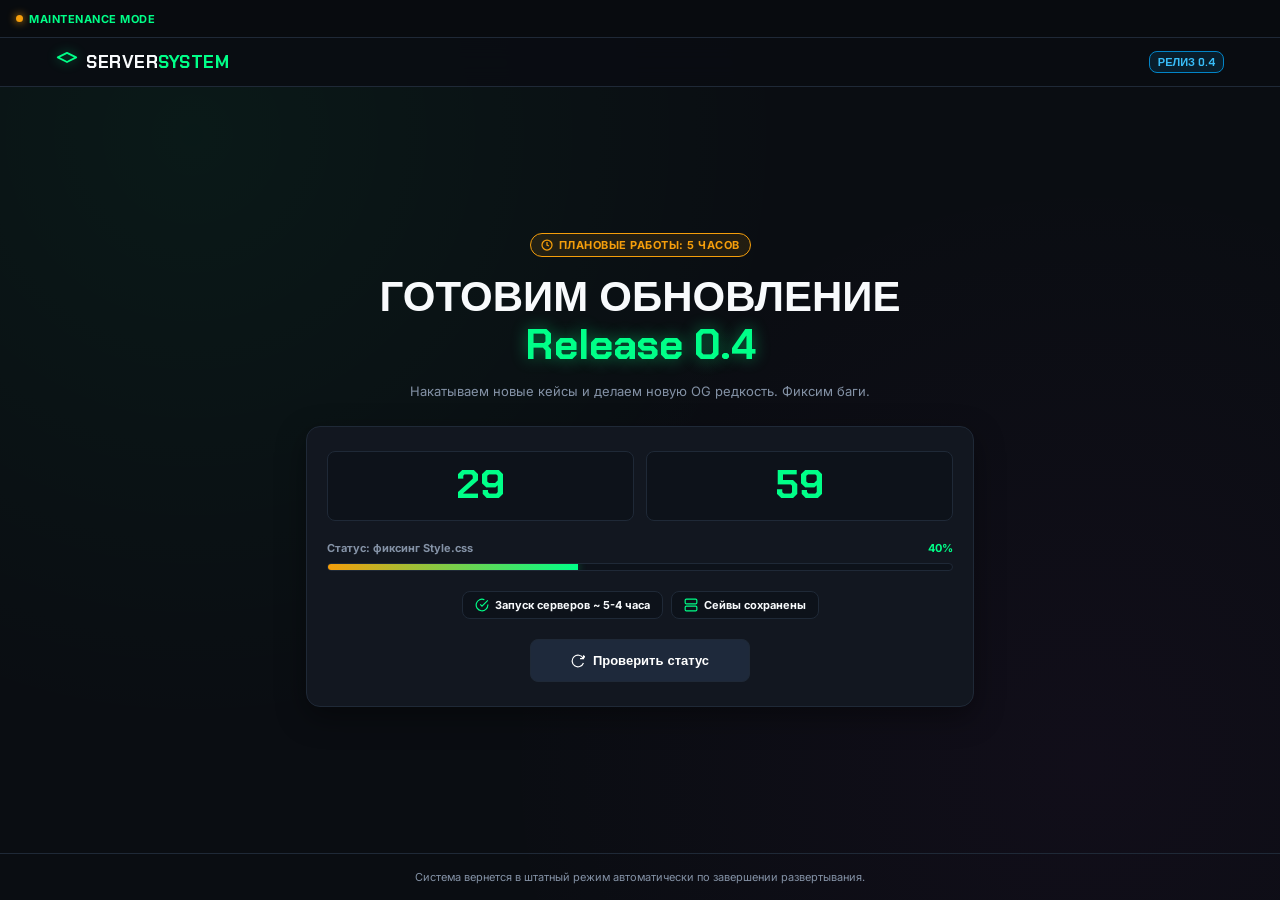
<file: indexEW.html>
<!DOCTYPE html>
<html lang="ru">
<head>
  <meta charset="UTF-8">
  <meta name="viewport" content="width=device-width, initial-scale=1.0">
  <title>Технические работы — Обновление релиз 0.4</title>
  <link rel="preconnect" href="https://fonts.googleapis.com">
  <link rel="preconnect" href="https://fonts.gstatic.com" crossorigin>
  <link href="https://fonts.googleapis.com/css2?family=Chakra+Petch:wght@600;700;800&family=Inter:wght@400;500;600;700&display=swap" rel="stylesheet">
  
  <style>
    :root {
      --bg-main: #0a0d12;
      --bg-card: #121720;
      --bg-card-hover: #171f2c;
      --bg-slot: #0d121a;
      --accent-lime: #00ff88;
      --accent-lime-glow: rgba(0, 255, 136, 0.45);
      --accent-gold: #f59e0b;
      --text-white: #f8fafc;
      --text-muted: #8492a6;
      --border-color: #1f2937;
      --danger: #ef4444;

      --rarity-common: #64748b;
      --rarity-rare: #0284c7;
      --rarity-epic: #9333ea;
      --rarity-legendary: #eab308;
      --rarity-limited: #ec4899;

      --radius-sm: 8px;
      --radius-md: 14px;
      --radius-lg: 20px;
      --transition: all 0.2s cubic-bezier(0.4, 0, 0.2, 1);
    }

    * {
      box-sizing: border-box;
      margin: 0;
      padding: 0;
      -webkit-tap-highlight-color: transparent;
    }

    html, body {
      min-height: 100vh;
    }

    body.dark-theme {
      background-color: var(--bg-main);
      background-image: radial-gradient(circle at 15% 15%, rgba(0, 255, 136, 0.05) 0%, transparent 45%),
                        radial-gradient(circle at 85% 85%, rgba(192, 38, 211, 0.04) 0%, transparent 45%);
      color: var(--text-white);
      font-family: 'Inter', sans-serif;
      display: flex;
      flex-direction: column;
      justify-content: space-between;
      overflow-x: hidden;
    }

    h1, h2, h3, .brand-name, .btn, .stat-val, .badge-pill, .timer-num {
      font-family: 'Chakra Petch', sans-serif;
    }

    /* Верхний статус-бар */
    .live-feed-wrapper {
      background: #080b0f;
      border-bottom: 1px solid var(--border-color);
      height: 38px;
      display: flex;
      align-items: center;
      overflow: hidden;
      position: relative;
      z-index: 90;
      padding: 0 16px;
    }
    .live-feed-label {
      font-weight: 700;
      font-size: 11px;
      color: var(--accent-lime);
      display: flex;
      align-items: center;
      gap: 6px;
      text-transform: uppercase;
      letter-spacing: 0.5px;
    }
    .pulse-dot {
      width: 7px;
      height: 7px;
      background: var(--accent-gold);
      border-radius: 50%;
      box-shadow: 0 0 8px var(--accent-gold);
      animation: pulseGlow 1.4s infinite;
    }

    /* Навбар */
    .navbar {
      backdrop-filter: blur(14px);
      background: rgba(10, 13, 18, 0.95);
      border-bottom: 1px solid var(--border-color);
    }
    .nav-container {
      max-width: 1200px;
      margin: 0 auto;
      display: flex;
      align-items: center;
      justify-content: space-between;
      padding: 12px 16px;
    }
    .brand {
      display: flex;
      align-items: center;
      gap: 8px;
      user-select: none;
    }
    .brand-logo-svg {
      width: 22px;
      height: 22px;
      color: var(--accent-lime);
      filter: drop-shadow(0 0 6px var(--accent-lime-glow));
    }
    .brand-name { 
      font-size: 18px; 
      font-weight: 800; 
      letter-spacing: 0.5px;
    }
    .brand-name span { color: var(--accent-lime); }

    .badge-pill {
      background: rgba(2, 132, 199, 0.15);
      border: 1px solid var(--rarity-rare);
      color: #38bdf8;
      font-size: 11px;
      font-weight: 700;
      padding: 3px 8px;
      border-radius: var(--radius-sm);
      text-transform: uppercase;
    }

    /* Главный блок техработ */
    .maintenance-container {
      max-width: 700px;
      margin: auto;
      padding: 40px 16px;
      display: flex;
      flex-direction: column;
      align-items: center;
      text-align: center;
      width: 100%;
    }

    .status-badge {
      display: inline-flex;
      align-items: center;
      gap: 6px;
      background: rgba(245, 158, 11, 0.1);
      border: 1px solid var(--accent-gold);
      color: var(--accent-gold);
      font-size: 11px;
      font-weight: 700;
      text-transform: uppercase;
      letter-spacing: 0.5px;
      padding: 4px 10px;
      border-radius: 20px;
      margin-bottom: 16px;
    }

    .main-title {
      font-size: 32px;
      font-weight: 800;
      line-height: 1.15;
      margin-bottom: 12px;
    }
    .main-title span {
      color: var(--accent-lime);
      text-shadow: 0 0 16px var(--accent-lime-glow);
    }

    .main-desc {
      color: var(--text-muted);
      font-size: 13px;
      line-height: 1.6;
      max-width: 520px;
      margin-bottom: 24px;
    }

    /* Карточка с таймером и прогрессом */
    .maint-card {
      background: var(--bg-card);
      border: 1px solid var(--border-color);
      border-radius: var(--radius-md);
      padding: 24px 20px;
      width: 100%;
      box-shadow: 0 10px 30px rgba(0, 0, 0, 0.4);
    }

    .timer-grid {
      display: grid;
      grid-template-columns: 1fr 1fr;
      gap: 12px;
      margin-bottom: 20px;
    }
    .timer-cell {
      background: var(--bg-slot);
      border: 1px solid var(--border-color);
      border-radius: var(--radius-sm);
      padding: 12px;
    }
    .timer-num {
      font-size: 32px;
      font-weight: 800;
      color: var(--accent-lime);
      line-height: 1;
      margin-bottom: 4px;
    }
    .timer-label {
      font-size: 11px;
      font-weight: 600;
      color: var(--text-muted);
      text-transform: uppercase;
    }

    .progress-info {
      display: flex;
      justify-content: space-between;
      font-size: 11px;
      font-weight: 700;
      margin-bottom: 8px;
    }
    .progress-info span:first-child { color: var(--text-muted); }
    .progress-info span:last-child { color: var(--accent-lime); }

    .progress-track {
      width: 100%;
      height: 8px;
      background: var(--bg-slot);
      border: 1px solid var(--border-color);
      border-radius: 4px;
      overflow: hidden;
      margin-bottom: 20px;
    }
    .progress-fill {
      height: 100%;
      width: 40%;
      background: linear-gradient(90deg, var(--accent-gold), var(--accent-lime));
      box-shadow: 0 0 10px var(--accent-lime-glow);
      transition: width 1s linear;
    }

    .info-badges-row {
      display: flex;
      justify-content: center;
      gap: 8px;
      flex-wrap: wrap;
      margin-bottom: 20px;
    }
    .info-badge {
      background: var(--bg-slot);
      border: 1px solid var(--border-color);
      border-radius: var(--radius-sm);
      padding: 6px 12px;
      font-size: 11px;
      font-weight: 700;
      color: var(--text-white);
      display: flex;
      align-items: center;
      gap: 6px;
    }
    .info-badge svg { color: var(--accent-lime); }

    .btn {
      border: none;
      cursor: pointer;
      padding: 12px 20px;
      border-radius: var(--radius-sm);
      font-weight: 700;
      font-size: 13px;
      transition: var(--transition);
      display: inline-flex;
      align-items: center;
      justify-content: center;
      gap: 8px;
      text-decoration: none;
      width: 100%;
    }
    .btn-secondary { 
      background: #1e293b; 
      color: #fff; 
      border: 1px solid var(--border-color); 
    }
    .btn-secondary:hover {
      background: var(--bg-card-hover);
      border-color: var(--accent-lime);
      color: var(--accent-lime);
    }
    .btn-secondary:active {
      transform: scale(0.98);
    }

    /* Футер */
    .footer {
      border-top: 1px solid var(--border-color);
      padding: 16px;
      text-align: center;
      font-size: 11px;
      color: var(--text-muted);
    }

    @keyframes pulseGlow { 
      0%, 100% { opacity: 1; transform: scale(1); } 
      50% { opacity: 0.4; transform: scale(0.85); } 
    }

    @media (min-width: 768px) {
      .main-title { font-size: 42px; }
      .timer-num { font-size: 40px; }
      .btn { width: auto; min-width: 220px; }
    }
  </style>
</head>
<body class="dark-theme">

  <div class="live-feed-wrapper">
    <div class="live-feed-label">
      <div class="pulse-dot"></div>
      Maintenance Mode
    </div>
  </div>

  <nav class="navbar">
    <div class="nav-container">
      <div class="brand">
        <svg class="brand-logo-svg" viewBox="0 0 24 24" fill="none" stroke="currentColor" stroke-width="2" stroke-linecap="round" stroke-linejoin="round">
          <polygon points="12 2 2 7 12 12 22 7 12 2"><polygon>
          <polyline points="2 17 12 22 22 17"><polyline>
          <polyline points="2 12 12 17 22 12"><polyline>
        </svg>
        <span class="brand-name">SERVER<span>SYSTEM</span></span>
      </div>
      <div class="badge-pill">Релиз 0.4</div>
    </div>
  </nav>

  <main class="maintenance-container">
    <div class="status-badge">
      <svg width="12" height="12" viewBox="0 0 24 24" fill="none" stroke="currentColor" stroke-width="2.5">
        <circle cx="12" cy="12" r="10"></circle>
        <polyline points="12 6 12 12 16 14"></polyline>
      </svg>
      Плановые работы: 5 часов
    </div>

    <h1 class="main-title">ГОТОВИМ ОБНОВЛЕНИЕ <span>Release 0.4</span></h1>
    <p class="main-desc">
      Накатываем новые кейсы и делаем новую OG редкость. Фиксим баги.
    </p>

    <div class="maint-card">
      <div class="timer-grid">
        <div class="timer-cell">
          <div class="timer-num" id="timerMinutes"></div>
          <div class="timer-label"></div>
        </div>
        <div class="timer-cell">
          <div class="timer-num" id="timerSeconds"></div>
          <div class="timer-label"></div>
        </div>
      </div>

      <div class="progress-info">
        <span>Статус: фиксинг Style.css</span>
        <span id="pctVal">10%</span>
      </div>
      <div class="progress-track">
        <div class="progress-fill" id="progressFill"></div>
      </div>

      <div class="info-badges-row">
        <div class="info-badge">
          <svg width="14" height="14" viewBox="0 0 24 24" fill="none" stroke="currentColor" stroke-width="2">
            <path d="M22 11.08V12a10 10 0 1 1-5.93-9.14"></path>
            <polyline points="22 4 12 14.01 9 11.01"></polyline>
          </svg>
          Запуск серверов ~ 5-4 часа
        </div>
        <div class="info-badge">
          <svg width="14" height="14" viewBox="0 0 24 24" fill="none" stroke="currentColor" stroke-width="2">
            <rect x="2" y="2" width="20" height="8" rx="2" ry="2"></rect>
            <rect x="2" y="14" width="20" height="8" rx="2" ry="2"></rect>
            <line x1="6" y1="6" x2="6.01" y2="6"></line>
            <line x1="6" y1="18" x2="6.01" y2="18"></line>
          </svg>
          Сейвы сохранены
        </div>
      </div>

      <button class="btn btn-secondary" onclick="window.location.reload();">
        <svg width="14" height="14" viewBox="0 0 24 24" fill="none" stroke="currentColor" stroke-width="2">
          <path d="M21.5 2v6h-6M21.34 15.57a10 10 0 1 1-.57-8.38l5.67-5.67"/>
        </svg>
        Проверить статус
      </button>
    </div>
  </main>

  <footer class="footer">
    Система вернется в штатный режим автоматически по завершении развертывания.
  </footer>

  <script>

    const TOTAL_MAINTENANCE_SEC = 3000; 
    let remainingSeconds = 1800; 

    const minEl = document.getElementById('timerMinutes');
    const secEl = document.getElementById('timerSeconds');
    const fillEl = document.getElementById('progressFill');
    const pctEl = document.getElementById('pctVal');

    function updateView() {
      const mins = Math.floor(remainingSeconds / 60);
      const secs = remainingSeconds % 60;
      minEl.textContent = String(mins).padStart(2, '0');
      secEl.textContent = String(secs).padStart(2, '0');

      // Расчет прогресса от общего времени
      const passed = TOTAL_MAINTENANCE_SEC - remainingSeconds;
      const pct = Math.min(100, Math.round((passed / TOTAL_MAINTENANCE_SEC) * 100));
      fillEl.style.width = pct + '%';
      pctEl.textContent = pct + '%';
    }

    updateView();

    const countdown = setInterval(() => {
      if (remainingSeconds > 0) {
        remainingSeconds--;
        updateView();
      } else {
        clearInterval(countdown);
        document.querySelector('.main-desc').textContent = 'Обновление завершено! Перезагружаем страницу...';
        setTimeout(() => window.location.reload(), 2000);
      }
    }, 1000);
  </script>
</body>
</html>
</file>
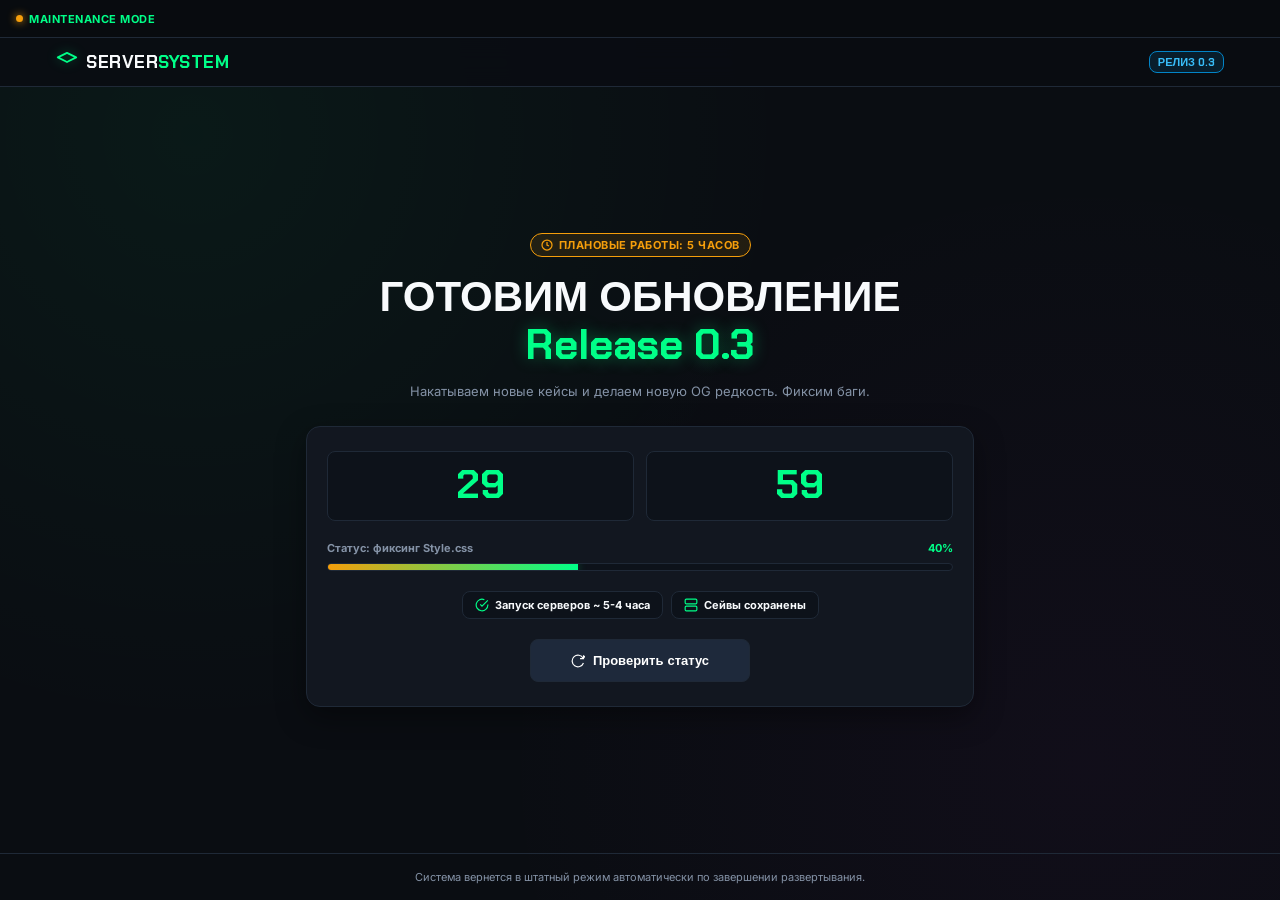
<file: indextex.html>
<!DOCTYPE html>
<html lang="ru">
<head>
  <meta charset="UTF-8">
  <meta name="viewport" content="width=device-width, initial-scale=1.0">
  <title>Технические работы — Обновление релиз 0.3</title>
  <link rel="preconnect" href="https://fonts.googleapis.com">
  <link rel="preconnect" href="https://fonts.gstatic.com" crossorigin>
  <link href="https://fonts.googleapis.com/css2?family=Chakra+Petch:wght@600;700;800&family=Inter:wght@400;500;600;700&display=swap" rel="stylesheet">
  
  <style>
    :root {
      --bg-main: #0a0d12;
      --bg-card: #121720;
      --bg-card-hover: #171f2c;
      --bg-slot: #0d121a;
      --accent-lime: #00ff88;
      --accent-lime-glow: rgba(0, 255, 136, 0.35);
      --accent-gold: #f59e0b;
      --text-white: #f8fafc;
      --text-muted: #8492a6;
      --border-color: #1f2937;
      --danger: #ef4444;

      --rarity-common: #64748b;
      --rarity-rare: #0284c7;
      --rarity-epic: #9333ea;
      --rarity-legendary: #eab308;
      --rarity-limited: #ec4899;

      --radius-sm: 8px;
      --radius-md: 14px;
      --radius-lg: 20px;
      --transition: all 0.2s cubic-bezier(0.4, 0, 0.2, 1);
    }

    * {
      box-sizing: border-box;
      margin: 0;
      padding: 0;
      -webkit-tap-highlight-color: transparent;
    }

    html, body {
      min-height: 100vh;
    }

    body.dark-theme {
      background-color: var(--bg-main);
      background-image: radial-gradient(circle at 15% 15%, rgba(0, 255, 136, 0.05) 0%, transparent 45%),
                        radial-gradient(circle at 85% 85%, rgba(192, 38, 211, 0.04) 0%, transparent 45%);
      color: var(--text-white);
      font-family: 'Inter', sans-serif;
      display: flex;
      flex-direction: column;
      justify-content: space-between;
      overflow-x: hidden;
    }

    h1, h2, h3, .brand-name, .btn, .stat-val, .badge-pill, .timer-num {
      font-family: 'Chakra Petch', sans-serif;
    }

    /* Верхний статус-бар */
    .live-feed-wrapper {
      background: #080b0f;
      border-bottom: 1px solid var(--border-color);
      height: 38px;
      display: flex;
      align-items: center;
      overflow: hidden;
      position: relative;
      z-index: 90;
      padding: 0 16px;
    }
    .live-feed-label {
      font-weight: 700;
      font-size: 11px;
      color: var(--accent-lime);
      display: flex;
      align-items: center;
      gap: 6px;
      text-transform: uppercase;
      letter-spacing: 0.5px;
    }
    .pulse-dot {
      width: 7px;
      height: 7px;
      background: var(--accent-gold);
      border-radius: 50%;
      box-shadow: 0 0 8px var(--accent-gold);
      animation: pulseGlow 1.4s infinite;
    }

    /* Навбар */
    .navbar {
      backdrop-filter: blur(14px);
      background: rgba(10, 13, 18, 0.95);
      border-bottom: 1px solid var(--border-color);
    }
    .nav-container {
      max-width: 1200px;
      margin: 0 auto;
      display: flex;
      align-items: center;
      justify-content: space-between;
      padding: 12px 16px;
    }
    .brand {
      display: flex;
      align-items: center;
      gap: 8px;
      user-select: none;
    }
    .brand-logo-svg {
      width: 22px;
      height: 22px;
      color: var(--accent-lime);
      filter: drop-shadow(0 0 6px var(--accent-lime-glow));
    }
    .brand-name { 
      font-size: 18px; 
      font-weight: 800; 
      letter-spacing: 0.5px;
    }
    .brand-name span { color: var(--accent-lime); }

    .badge-pill {
      background: rgba(2, 132, 199, 0.15);
      border: 1px solid var(--rarity-rare);
      color: #38bdf8;
      font-size: 11px;
      font-weight: 700;
      padding: 3px 8px;
      border-radius: var(--radius-sm);
      text-transform: uppercase;
    }

    /* Главный блок техработ */
    .maintenance-container {
      max-width: 700px;
      margin: auto;
      padding: 40px 16px;
      display: flex;
      flex-direction: column;
      align-items: center;
      text-align: center;
      width: 100%;
    }

    .status-badge {
      display: inline-flex;
      align-items: center;
      gap: 6px;
      background: rgba(245, 158, 11, 0.1);
      border: 1px solid var(--accent-gold);
      color: var(--accent-gold);
      font-size: 11px;
      font-weight: 700;
      text-transform: uppercase;
      letter-spacing: 0.5px;
      padding: 4px 10px;
      border-radius: 20px;
      margin-bottom: 16px;
    }

    .main-title {
      font-size: 32px;
      font-weight: 800;
      line-height: 1.15;
      margin-bottom: 12px;
    }
    .main-title span {
      color: var(--accent-lime);
      text-shadow: 0 0 16px var(--accent-lime-glow);
    }

    .main-desc {
      color: var(--text-muted);
      font-size: 13px;
      line-height: 1.6;
      max-width: 520px;
      margin-bottom: 24px;
    }

    /* Карточка с таймером и прогрессом */
    .maint-card {
      background: var(--bg-card);
      border: 1px solid var(--border-color);
      border-radius: var(--radius-md);
      padding: 24px 20px;
      width: 100%;
      box-shadow: 0 10px 30px rgba(0, 0, 0, 0.4);
    }

    .timer-grid {
      display: grid;
      grid-template-columns: 1fr 1fr;
      gap: 12px;
      margin-bottom: 20px;
    }
    .timer-cell {
      background: var(--bg-slot);
      border: 1px solid var(--border-color);
      border-radius: var(--radius-sm);
      padding: 12px;
    }
    .timer-num {
      font-size: 32px;
      font-weight: 800;
      color: var(--accent-lime);
      line-height: 1;
      margin-bottom: 4px;
    }
    .timer-label {
      font-size: 11px;
      font-weight: 600;
      color: var(--text-muted);
      text-transform: uppercase;
    }

    .progress-info {
      display: flex;
      justify-content: space-between;
      font-size: 11px;
      font-weight: 700;
      margin-bottom: 8px;
    }
    .progress-info span:first-child { color: var(--text-muted); }
    .progress-info span:last-child { color: var(--accent-lime); }

    .progress-track {
      width: 100%;
      height: 8px;
      background: var(--bg-slot);
      border: 1px solid var(--border-color);
      border-radius: 4px;
      overflow: hidden;
      margin-bottom: 20px;
    }
    .progress-fill {
      height: 100%;
      width: 40%;
      background: linear-gradient(90deg, var(--accent-gold), var(--accent-lime));
      box-shadow: 0 0 10px var(--accent-lime-glow);
      transition: width 1s linear;
    }

    .info-badges-row {
      display: flex;
      justify-content: center;
      gap: 8px;
      flex-wrap: wrap;
      margin-bottom: 20px;
    }
    .info-badge {
      background: var(--bg-slot);
      border: 1px solid var(--border-color);
      border-radius: var(--radius-sm);
      padding: 6px 12px;
      font-size: 11px;
      font-weight: 700;
      color: var(--text-white);
      display: flex;
      align-items: center;
      gap: 6px;
    }
    .info-badge svg { color: var(--accent-lime); }

    .btn {
      border: none;
      cursor: pointer;
      padding: 12px 20px;
      border-radius: var(--radius-sm);
      font-weight: 700;
      font-size: 13px;
      transition: var(--transition);
      display: inline-flex;
      align-items: center;
      justify-content: center;
      gap: 8px;
      text-decoration: none;
      width: 100%;
    }
    .btn-secondary { 
      background: #1e293b; 
      color: #fff; 
      border: 1px solid var(--border-color); 
    }
    .btn-secondary:hover {
      background: var(--bg-card-hover);
      border-color: var(--accent-lime);
      color: var(--accent-lime);
    }
    .btn-secondary:active {
      transform: scale(0.98);
    }

    /* Футер */
    .footer {
      border-top: 1px solid var(--border-color);
      padding: 16px;
      text-align: center;
      font-size: 11px;
      color: var(--text-muted);
    }

    @keyframes pulseGlow { 
      0%, 100% { opacity: 1; transform: scale(1); } 
      50% { opacity: 0.4; transform: scale(0.85); } 
    }

    @media (min-width: 768px) {
      .main-title { font-size: 42px; }
      .timer-num { font-size: 40px; }
      .btn { width: auto; min-width: 220px; }
    }
  </style>
</head>
<body class="dark-theme">

  <div class="live-feed-wrapper">
    <div class="live-feed-label">
      <div class="pulse-dot"></div>
      Maintenance Mode
    </div>
  </div>

  <nav class="navbar">
    <div class="nav-container">
      <div class="brand">
        <svg class="brand-logo-svg" viewBox="0 0 24 24" fill="none" stroke="currentColor" stroke-width="2" stroke-linecap="round" stroke-linejoin="round">
          <polygon points="12 2 2 7 12 12 22 7 12 2"><polygon>
          <polyline points="2 17 12 22 22 17"><polyline>
          <polyline points="2 12 12 17 22 12"><polyline>
        </svg>
        <span class="brand-name">SERVER<span>SYSTEM</span></span>
      </div>
      <div class="badge-pill">Релиз 0.3</div>
    </div>
  </nav>

  <main class="maintenance-container">
    <div class="status-badge">
      <svg width="12" height="12" viewBox="0 0 24 24" fill="none" stroke="currentColor" stroke-width="2.5">
        <circle cx="12" cy="12" r="10"></circle>
        <polyline points="12 6 12 12 16 14"></polyline>
      </svg>
      Плановые работы: 5 часов
    </div>

    <h1 class="main-title">ГОТОВИМ ОБНОВЛЕНИЕ <span>Release 0.3</span></h1>
    <p class="main-desc">
      Накатываем новые кейсы и делаем новую OG редкость. Фиксим баги.
    </p>

    <div class="maint-card">
      <div class="timer-grid">
        <div class="timer-cell">
          <div class="timer-num" id="timerMinutes"></div>
          <div class="timer-label"></div>
        </div>
        <div class="timer-cell">
          <div class="timer-num" id="timerSeconds"></div>
          <div class="timer-label"></div>
        </div>
      </div>

      <div class="progress-info">
        <span>Статус: фиксинг Style.css</span>
        <span id="pctVal">10%</span>
      </div>
      <div class="progress-track">
        <div class="progress-fill" id="progressFill"></div>
      </div>

      <div class="info-badges-row">
        <div class="info-badge">
          <svg width="14" height="14" viewBox="0 0 24 24" fill="none" stroke="currentColor" stroke-width="2">
            <path d="M22 11.08V12a10 10 0 1 1-5.93-9.14"></path>
            <polyline points="22 4 12 14.01 9 11.01"></polyline>
          </svg>
          Запуск серверов ~ 5-4 часа
        </div>
        <div class="info-badge">
          <svg width="14" height="14" viewBox="0 0 24 24" fill="none" stroke="currentColor" stroke-width="2">
            <rect x="2" y="2" width="20" height="8" rx="2" ry="2"></rect>
            <rect x="2" y="14" width="20" height="8" rx="2" ry="2"></rect>
            <line x1="6" y1="6" x2="6.01" y2="6"></line>
            <line x1="6" y1="18" x2="6.01" y2="18"></line>
          </svg>
          Сейвы сохранены
        </div>
      </div>

      <button class="btn btn-secondary" onclick="window.location.reload();">
        <svg width="14" height="14" viewBox="0 0 24 24" fill="none" stroke="currentColor" stroke-width="2">
          <path d="M21.5 2v6h-6M21.34 15.57a10 10 0 1 1-.57-8.38l5.67-5.67"/>
        </svg>
        Проверить статус
      </button>
    </div>
  </main>

  <footer class="footer">
    Система вернется в штатный режим автоматически по завершении развертывания.
  </footer>

  <script>

    const TOTAL_MAINTENANCE_SEC = 3000; 
    let remainingSeconds = 1800; 

    const minEl = document.getElementById('timerMinutes');
    const secEl = document.getElementById('timerSeconds');
    const fillEl = document.getElementById('progressFill');
    const pctEl = document.getElementById('pctVal');

    function updateView() {
      const mins = Math.floor(remainingSeconds / 60);
      const secs = remainingSeconds % 60;
      minEl.textContent = String(mins).padStart(2, '0');
      secEl.textContent = String(secs).padStart(2, '0');

      // Расчет прогресса от общего времени
      const passed = TOTAL_MAINTENANCE_SEC - remainingSeconds;
      const pct = Math.min(100, Math.round((passed / TOTAL_MAINTENANCE_SEC) * 100));
      fillEl.style.width = pct + '%';
      pctEl.textContent = pct + '%';
    }

    updateView();

    const countdown = setInterval(() => {
      if (remainingSeconds > 0) {
        remainingSeconds--;
        updateView();
      } else {
        clearInterval(countdown);
        document.querySelector('.main-desc').textContent = 'Обновление завершено! Перезагружаем страницу...';
        setTimeout(() => window.location.reload(), 2000);
      }
    }, 1000);
  </script>
</body>
</html>
</file>
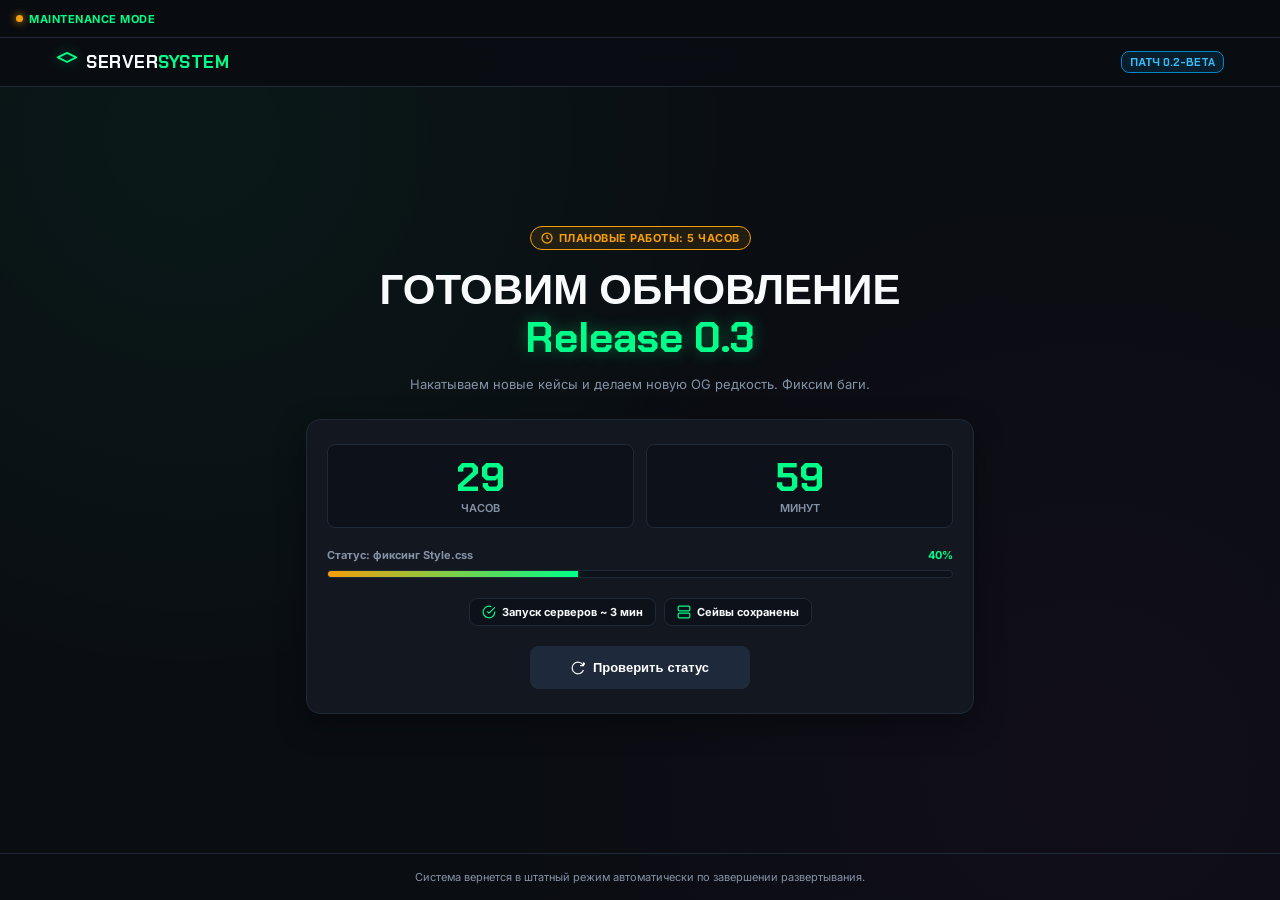
<file: indextexrabot.html>
<!DOCTYPE html>
<html lang="ru">
<head>
  <meta charset="UTF-8">
  <meta name="viewport" content="width=device-width, initial-scale=1.0">
  <title>Технические работы — Обновление Beta 0.2</title>
  <link rel="preconnect" href="https://fonts.googleapis.com">
  <link rel="preconnect" href="https://fonts.gstatic.com" crossorigin>
  <link href="https://fonts.googleapis.com/css2?family=Chakra+Petch:wght@600;700;800&family=Inter:wght@400;500;600;700&display=swap" rel="stylesheet">
  
  <style>
    :root {
      --bg-main: #0a0d12;
      --bg-card: #121720;
      --bg-card-hover: #171f2c;
      --bg-slot: #0d121a;
      --accent-lime: #00ff88;
      --accent-lime-glow: rgba(0, 255, 136, 0.35);
      --accent-gold: #f59e0b;
      --text-white: #f8fafc;
      --text-muted: #8492a6;
      --border-color: #1f2937;
      --danger: #ef4444;

      --rarity-common: #64748b;
      --rarity-rare: #0284c7;
      --rarity-epic: #9333ea;
      --rarity-legendary: #eab308;
      --rarity-limited: #ec4899;

      --radius-sm: 8px;
      --radius-md: 14px;
      --radius-lg: 20px;
      --transition: all 0.2s cubic-bezier(0.4, 0, 0.2, 1);
    }

    * {
      box-sizing: border-box;
      margin: 0;
      padding: 0;
      -webkit-tap-highlight-color: transparent;
    }

    html, body {
      min-height: 100vh;
    }

    body.dark-theme {
      background-color: var(--bg-main);
      background-image: radial-gradient(circle at 15% 15%, rgba(0, 255, 136, 0.05) 0%, transparent 45%),
                        radial-gradient(circle at 85% 85%, rgba(192, 38, 211, 0.04) 0%, transparent 45%);
      color: var(--text-white);
      font-family: 'Inter', sans-serif;
      display: flex;
      flex-direction: column;
      justify-content: space-between;
      overflow-x: hidden;
    }

    h1, h2, h3, .brand-name, .btn, .stat-val, .badge-pill, .timer-num {
      font-family: 'Chakra Petch', sans-serif;
    }

    /* Верхний статус-бар */
    .live-feed-wrapper {
      background: #080b0f;
      border-bottom: 1px solid var(--border-color);
      height: 38px;
      display: flex;
      align-items: center;
      overflow: hidden;
      position: relative;
      z-index: 90;
      padding: 0 16px;
    }
    .live-feed-label {
      font-weight: 700;
      font-size: 11px;
      color: var(--accent-lime);
      display: flex;
      align-items: center;
      gap: 6px;
      text-transform: uppercase;
      letter-spacing: 0.5px;
    }
    .pulse-dot {
      width: 7px;
      height: 7px;
      background: var(--accent-gold);
      border-radius: 50%;
      box-shadow: 0 0 8px var(--accent-gold);
      animation: pulseGlow 1.4s infinite;
    }

    /* Навбар */
    .navbar {
      backdrop-filter: blur(14px);
      background: rgba(10, 13, 18, 0.95);
      border-bottom: 1px solid var(--border-color);
    }
    .nav-container {
      max-width: 1200px;
      margin: 0 auto;
      display: flex;
      align-items: center;
      justify-content: space-between;
      padding: 12px 16px;
    }
    .brand {
      display: flex;
      align-items: center;
      gap: 8px;
      user-select: none;
    }
    .brand-logo-svg {
      width: 22px;
      height: 22px;
      color: var(--accent-lime);
      filter: drop-shadow(0 0 6px var(--accent-lime-glow));
    }
    .brand-name { 
      font-size: 18px; 
      font-weight: 800; 
      letter-spacing: 0.5px;
    }
    .brand-name span { color: var(--accent-lime); }

    .badge-pill {
      background: rgba(2, 132, 199, 0.15);
      border: 1px solid var(--rarity-rare);
      color: #38bdf8;
      font-size: 11px;
      font-weight: 700;
      padding: 3px 8px;
      border-radius: var(--radius-sm);
      text-transform: uppercase;
    }

    /* Главный блок техработ */
    .maintenance-container {
      max-width: 700px;
      margin: auto;
      padding: 40px 16px;
      display: flex;
      flex-direction: column;
      align-items: center;
      text-align: center;
      width: 100%;
    }

    .status-badge {
      display: inline-flex;
      align-items: center;
      gap: 6px;
      background: rgba(245, 158, 11, 0.1);
      border: 1px solid var(--accent-gold);
      color: var(--accent-gold);
      font-size: 11px;
      font-weight: 700;
      text-transform: uppercase;
      letter-spacing: 0.5px;
      padding: 4px 10px;
      border-radius: 20px;
      margin-bottom: 16px;
    }

    .main-title {
      font-size: 32px;
      font-weight: 800;
      line-height: 1.15;
      margin-bottom: 12px;
    }
    .main-title span {
      color: var(--accent-lime);
      text-shadow: 0 0 16px var(--accent-lime-glow);
    }

    .main-desc {
      color: var(--text-muted);
      font-size: 13px;
      line-height: 1.6;
      max-width: 520px;
      margin-bottom: 24px;
    }

    /* Карточка с таймером и прогрессом */
    .maint-card {
      background: var(--bg-card);
      border: 1px solid var(--border-color);
      border-radius: var(--radius-md);
      padding: 24px 20px;
      width: 100%;
      box-shadow: 0 10px 30px rgba(0, 0, 0, 0.4);
    }

    .timer-grid {
      display: grid;
      grid-template-columns: 1fr 1fr;
      gap: 12px;
      margin-bottom: 20px;
    }
    .timer-cell {
      background: var(--bg-slot);
      border: 1px solid var(--border-color);
      border-radius: var(--radius-sm);
      padding: 12px;
    }
    .timer-num {
      font-size: 32px;
      font-weight: 800;
      color: var(--accent-lime);
      line-height: 1;
      margin-bottom: 4px;
    }
    .timer-label {
      font-size: 11px;
      font-weight: 600;
      color: var(--text-muted);
      text-transform: uppercase;
    }

    .progress-info {
      display: flex;
      justify-content: space-between;
      font-size: 11px;
      font-weight: 700;
      margin-bottom: 8px;
    }
    .progress-info span:first-child { color: var(--text-muted); }
    .progress-info span:last-child { color: var(--accent-lime); }

    .progress-track {
      width: 100%;
      height: 8px;
      background: var(--bg-slot);
      border: 1px solid var(--border-color);
      border-radius: 4px;
      overflow: hidden;
      margin-bottom: 20px;
    }
    .progress-fill {
      height: 100%;
      width: 40%;
      background: linear-gradient(90deg, var(--accent-gold), var(--accent-lime));
      box-shadow: 0 0 10px var(--accent-lime-glow);
      transition: width 1s linear;
    }

    .info-badges-row {
      display: flex;
      justify-content: center;
      gap: 8px;
      flex-wrap: wrap;
      margin-bottom: 20px;
    }
    .info-badge {
      background: var(--bg-slot);
      border: 1px solid var(--border-color);
      border-radius: var(--radius-sm);
      padding: 6px 12px;
      font-size: 11px;
      font-weight: 700;
      color: var(--text-white);
      display: flex;
      align-items: center;
      gap: 6px;
    }
    .info-badge svg { color: var(--accent-lime); }

    .btn {
      border: none;
      cursor: pointer;
      padding: 12px 20px;
      border-radius: var(--radius-sm);
      font-weight: 700;
      font-size: 13px;
      transition: var(--transition);
      display: inline-flex;
      align-items: center;
      justify-content: center;
      gap: 8px;
      text-decoration: none;
      width: 100%;
    }
    .btn-secondary { 
      background: #1e293b; 
      color: #fff; 
      border: 1px solid var(--border-color); 
    }
    .btn-secondary:hover {
      background: var(--bg-card-hover);
      border-color: var(--accent-lime);
      color: var(--accent-lime);
    }
    .btn-secondary:active {
      transform: scale(0.98);
    }

    /* Футер */
    .footer {
      border-top: 1px solid var(--border-color);
      padding: 16px;
      text-align: center;
      font-size: 11px;
      color: var(--text-muted);
    }

    @keyframes pulseGlow { 
      0%, 100% { opacity: 1; transform: scale(1); } 
      50% { opacity: 0.4; transform: scale(0.85); } 
    }

    @media (min-width: 768px) {
      .main-title { font-size: 42px; }
      .timer-num { font-size: 40px; }
      .btn { width: auto; min-width: 220px; }
    }
  </style>
</head>
<body class="dark-theme">

  <div class="live-feed-wrapper">
    <div class="live-feed-label">
      <div class="pulse-dot"></div>
      Maintenance Mode
    </div>
  </div>

  <nav class="navbar">
    <div class="nav-container">
      <div class="brand">
        <svg class="brand-logo-svg" viewBox="0 0 24 24" fill="none" stroke="currentColor" stroke-width="2" stroke-linecap="round" stroke-linejoin="round">
          <polygon points="12 2 2 7 12 12 22 7 12 2"><polygon>
          <polyline points="2 17 12 22 22 17"><polyline>
          <polyline points="2 12 12 17 22 12"><polyline>
        </svg>
        <span class="brand-name">SERVER<span>SYSTEM</span></span>
      </div>
      <div class="badge-pill">Патч 0.2-BETA</div>
    </div>
  </nav>

  <main class="maintenance-container">
    <div class="status-badge">
      <svg width="12" height="12" viewBox="0 0 24 24" fill="none" stroke="currentColor" stroke-width="2.5">
        <circle cx="12" cy="12" r="10"></circle>
        <polyline points="12 6 12 12 16 14"></polyline>
      </svg>
      Плановые работы: 5 часов
    </div>

    <h1 class="main-title">ГОТОВИМ ОБНОВЛЕНИЕ <span>Release 0.3</span></h1>
    <p class="main-desc">
      Накатываем новые кейсы и делаем новую OG редкость. Фиксим баги.
    </p>

    <div class="maint-card">
      <div class="timer-grid">
        <div class="timer-cell">
          <div class="timer-num" id="timerMinutes">5</div>
          <div class="timer-label">Часов</div>
        </div>
        <div class="timer-cell">
          <div class="timer-num" id="timerSeconds">59</div>
          <div class="timer-label">Минут</div>
        </div>
      </div>

      <div class="progress-info">
        <span>Статус: фиксинг Style.css</span>
        <span id="pctVal">10%</span>
      </div>
      <div class="progress-track">
        <div class="progress-fill" id="progressFill"></div>
      </div>

      <div class="info-badges-row">
        <div class="info-badge">
          <svg width="14" height="14" viewBox="0 0 24 24" fill="none" stroke="currentColor" stroke-width="2">
            <path d="M22 11.08V12a10 10 0 1 1-5.93-9.14"></path>
            <polyline points="22 4 12 14.01 9 11.01"></polyline>
          </svg>
          Запуск серверов ~ 3 мин
        </div>
        <div class="info-badge">
          <svg width="14" height="14" viewBox="0 0 24 24" fill="none" stroke="currentColor" stroke-width="2">
            <rect x="2" y="2" width="20" height="8" rx="2" ry="2"></rect>
            <rect x="2" y="14" width="20" height="8" rx="2" ry="2"></rect>
            <line x1="6" y1="6" x2="6.01" y2="6"></line>
            <line x1="6" y1="18" x2="6.01" y2="18"></line>
          </svg>
          Сейвы сохранены
        </div>
      </div>

      <button class="btn btn-secondary" onclick="window.location.reload();">
        <svg width="14" height="14" viewBox="0 0 24 24" fill="none" stroke="currentColor" stroke-width="2">
          <path d="M21.5 2v6h-6M21.34 15.57a10 10 0 1 1-.57-8.38l5.67-5.67"/>
        </svg>
        Проверить статус
      </button>
    </div>
  </main>

  <footer class="footer">
    Система вернется в штатный режим автоматически по завершении развертывания.
  </footer>

  <script>

    const TOTAL_MAINTENANCE_SEC = 3000; 
    let remainingSeconds = 1800; 

    const minEl = document.getElementById('timerMinutes');
    const secEl = document.getElementById('timerSeconds');
    const fillEl = document.getElementById('progressFill');
    const pctEl = document.getElementById('pctVal');

    function updateView() {
      const mins = Math.floor(remainingSeconds / 60);
      const secs = remainingSeconds % 60;
      minEl.textContent = String(mins).padStart(2, '0');
      secEl.textContent = String(secs).padStart(2, '0');

      // Расчет прогресса от общего времени
      const passed = TOTAL_MAINTENANCE_SEC - remainingSeconds;
      const pct = Math.min(100, Math.round((passed / TOTAL_MAINTENANCE_SEC) * 100));
      fillEl.style.width = pct + '%';
      pctEl.textContent = pct + '%';
    }

    updateView();

    const countdown = setInterval(() => {
      if (remainingSeconds > 0) {
        remainingSeconds--;
        updateView();
      } else {
        clearInterval(countdown);
        document.querySelector('.main-desc').textContent = 'Обновление завершено! Перезагружаем страницу...';
        setTimeout(() => window.location.reload(), 2000);
      }
    }, 1000);
  </script>
</body>
</html>
</file>
